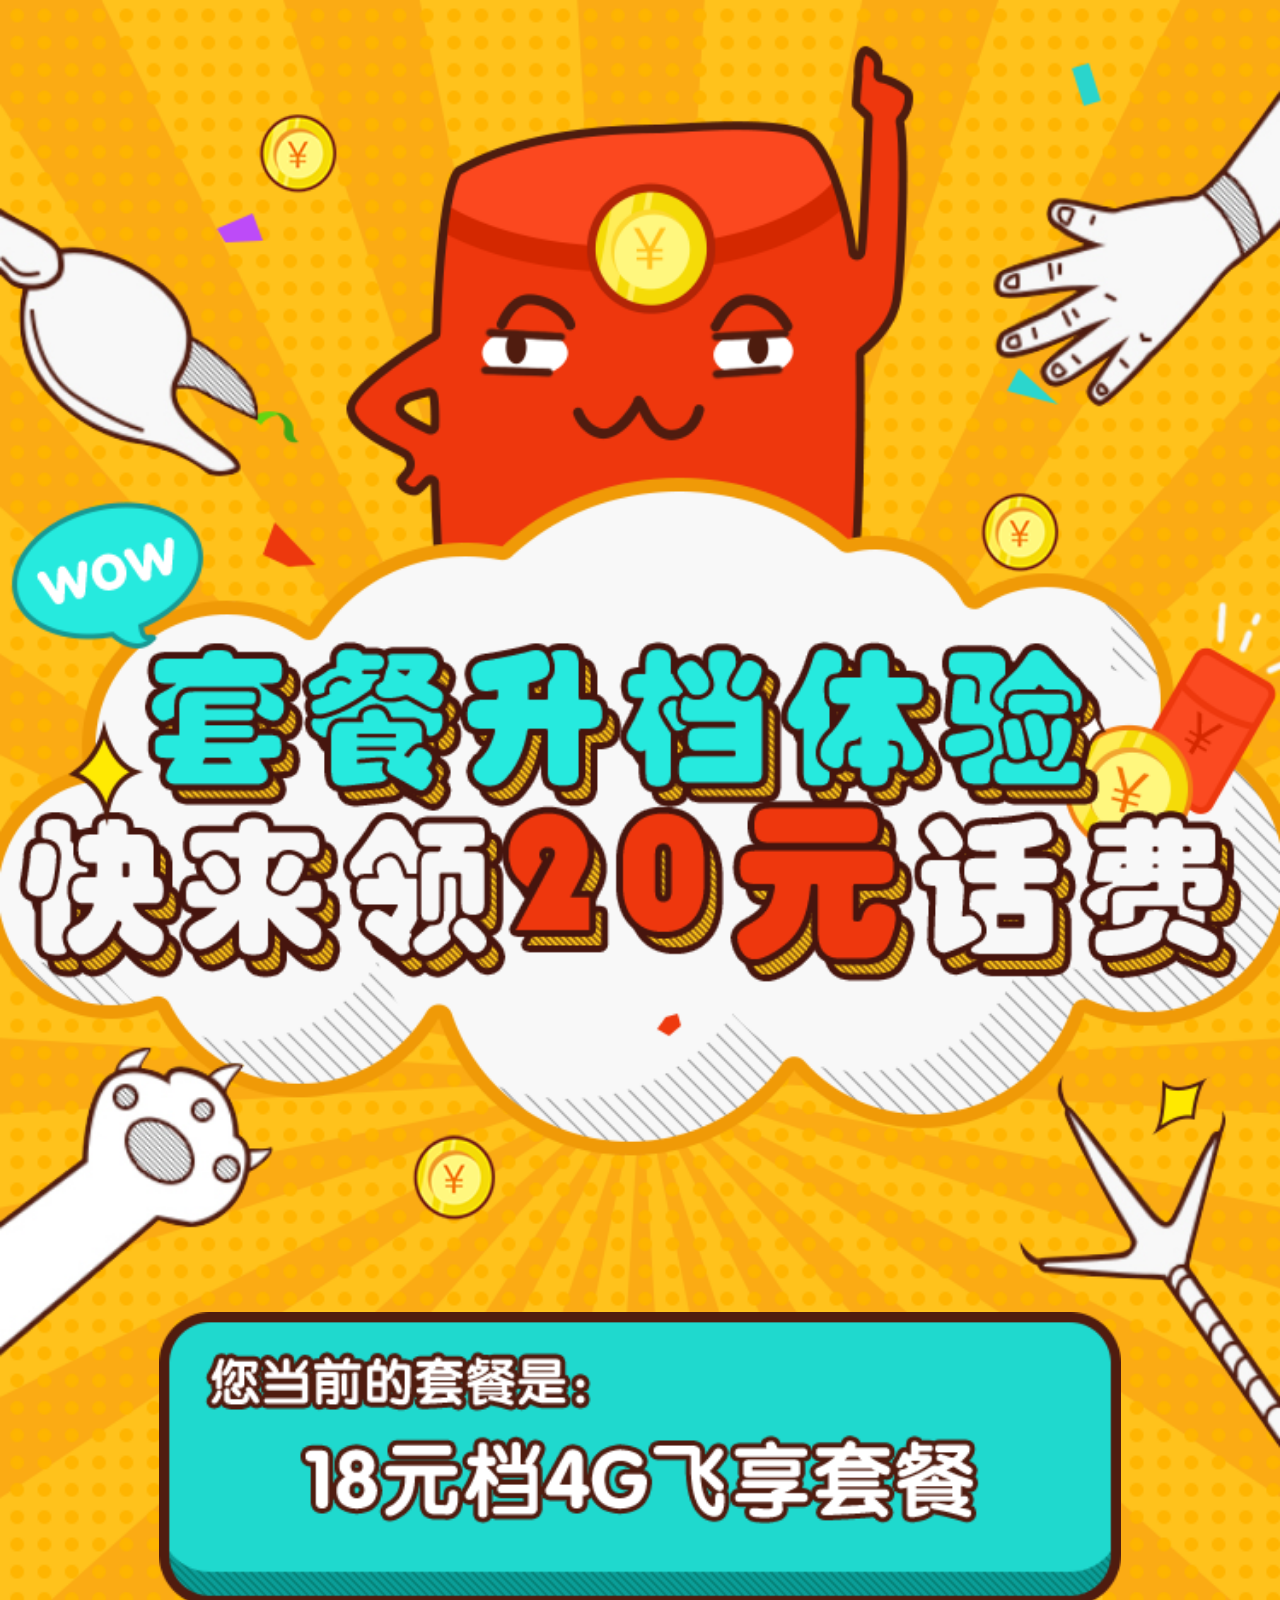
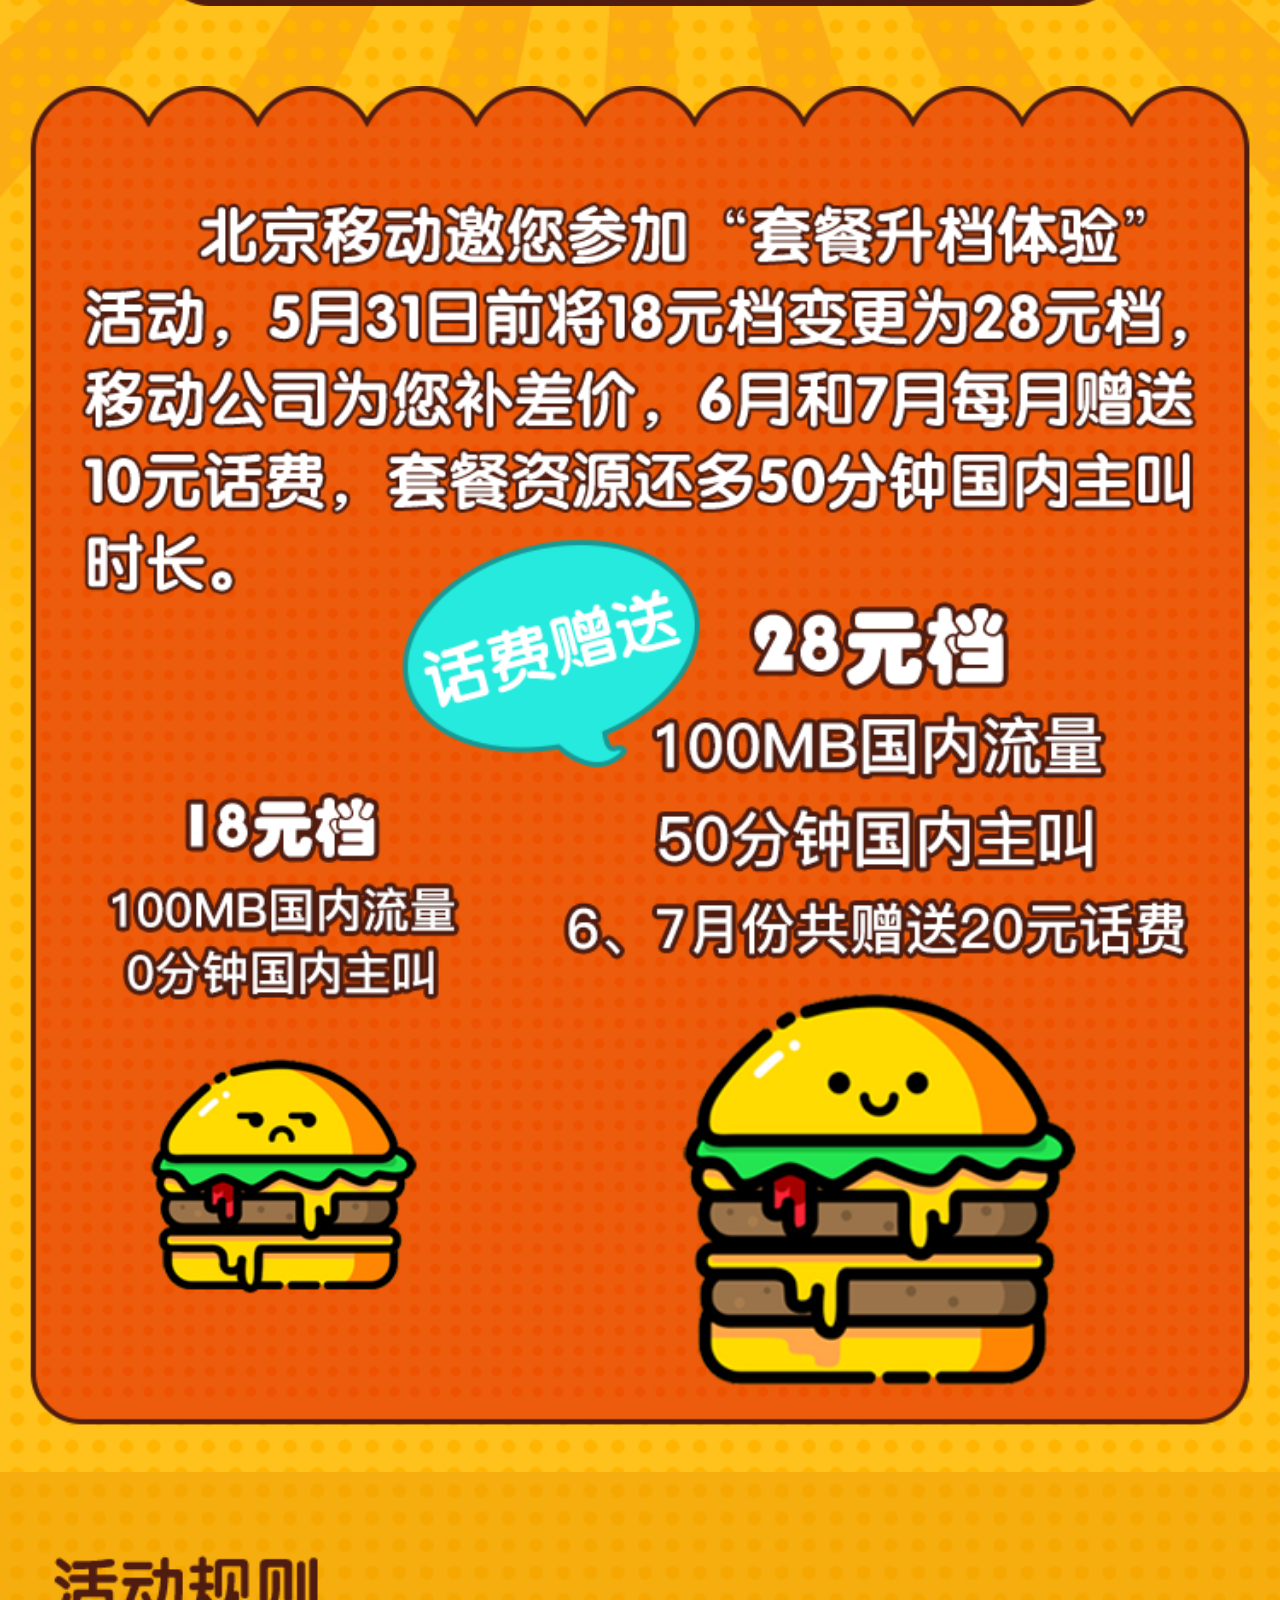
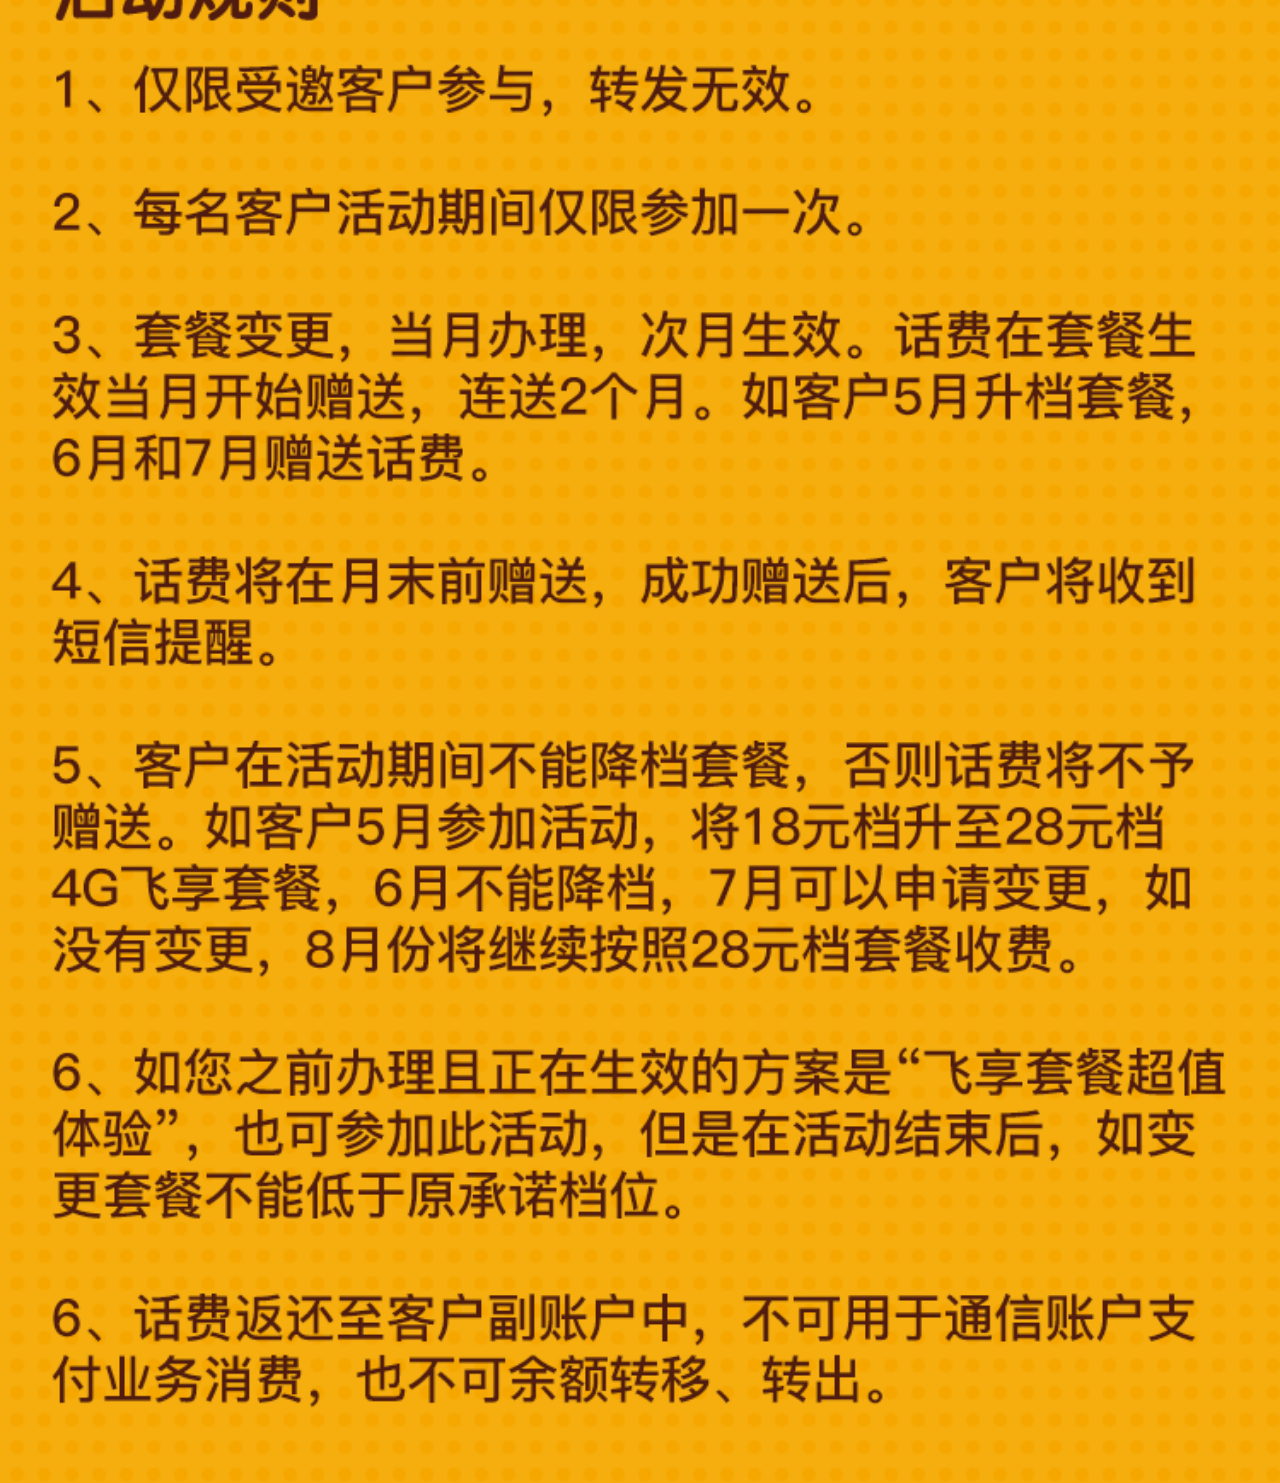
<file: index.html>
<!DOCTYPE html>
<html lang="en">
    <head>
        <meta charset="utf-8">
        <meta name="viewport" content="width=device-width, initial-scale=1, maximum-scale=1, user-scalable=no">
        <meta name="apple-mobile-web-app-capable" content="yes" />
        <meta name="apple-mobile-web-status-bar-style" content="block" />
        <meta name="fromat-detecition" content="telephone=no" />
        <link rel="stylesheet" type="text/css" href="css/reset.min.css">
        <link rel="stylesheet" type="text/css" href="css/index.css">
        <script src="js/jquery.min.js"></script>
        <title>飞享套餐</title>
    </head>
    <body>
        <div class="content_1">
            <div class="cont">
                <div class="text"></div>
            </div>
        </div>
        <div class="content_2"></div>
        <div class="content_3"></div>
        <script src="js/index.js"></script>
    </body>
</html>
</file>
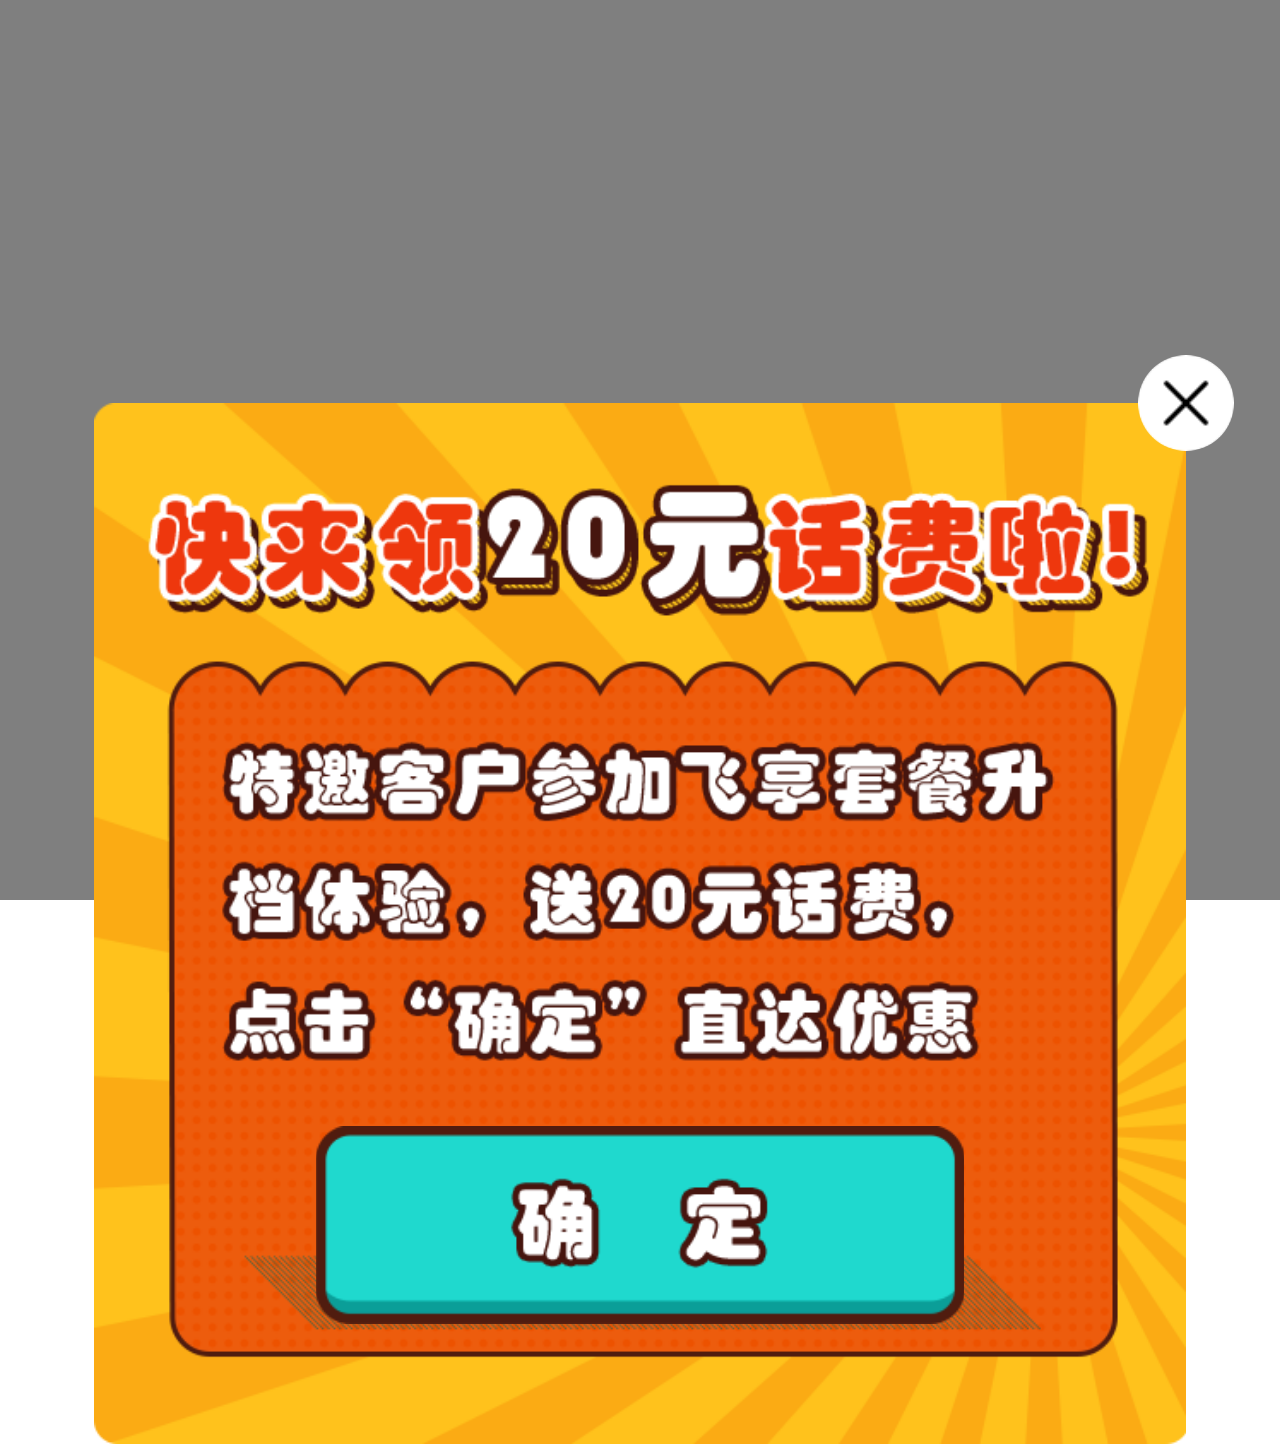
<file: pop.html>
<!DOCTYPE html>
<html lang="en">
    <head>
        <meta charset="utf-8">
        <meta name="viewport" content="width=device-width, initial-scale=1, maximum-scale=1, user-scalable=no">
        <meta name="apple-mobile-web-app-capable" content="yes" />
        <meta name="apple-mobile-web-status-bar-style" content="block" />
        <meta name="fromat-detecition" content="telephone=no" />
        <link rel="stylesheet" type="text/css" href="css/reset.min.css">
        <link rel="stylesheet" type="text/css" href="css/pop.css">
        <script src="js/jquery.min.js"></script>
        <title>飞享套餐</title>
    </head>
    <body>
        <div class="modal">
            <div class="content">
                <a class="enter" href="index.html"></a>
                <a class="close" href="javascript:;"></a>
            </div>
        </div>
        <div id="mask" class="mask"></div>
        <script src="js/pop.js"></script>
    </body>
</html>
</file>
<file: css/index.css>
html,body {
    height: 100%;
}
body {
    font-family: PingFangSC-Regular, sans-serif;
}
.content_1 {
    position: relative;
    top: 0;
    left: 0;
    height: 9.88rem;
    background: url("../images/content_01.png") no-repeat center top;
    background-size: 100%;
}
.content_2 {
    height: 8.12rem;
    background: url("../images/content_02.png") no-repeat center top;
    background-size: 100%;
}
.content_3 {
    height: 9.44rem;
    background: url("../images/content_03.png") no-repeat center top;
    background-size: 100%;
}
.cont {
    position: absolute;
    bottom: 0.47rem;
    left: 50%;
    margin-left: -2.82rem;
    width: 5.64rem;
    height: 1.72rem;
    background: url("../images/cont.png") no-repeat center top;
    background-size: 100%;
}
.cont .text {
    position: absolute;
    top: 0.7rem;
    left: 50%;
    margin-left: -2.01rem;
    width: 4.02rem;
    height: 0.56rem;
    /*background: url("../images/18feiyong.png") no-repeat center top;*/
    /*background-size: 100%;*/
}
</file>
<file: css/pop.css>
html,body {
    height: 100%;
}
body {
    font-family: PingFangSC-Regular, sans-serif;
}

/*遮罩层*/
.mask {       
    position: absolute;
    top: 0px;
    left: 0;
    width: 100%;
    height: 100%;
    background-color: rgba(0, 0, 0, .5);
    z-index: 1000;  
}
.modal {
    position: absolute;
    top: 2.36rem;
    left: 50%;
    margin-left: -3.2rem;
    width: 6.4rem;
    height: 6.1rem;
    background: url("../images/pop.png") no-repeat center;
    background-size: cover;
    z-index: 1001;
}
.enter {
    position: absolute;
    bottom: 0.7rem;
    left: 50%;
    width: 3.8rem;
    height: 1.16rem;
    margin-left: -1.9rem;
    background: url("../images/enter.png") no-repeat center;
    background-size: cover;
}
.close {
    position: absolute;
    top: -0.28rem;
    right: -0.28rem;
    width: 0.56rem;
    height: 0.56rem;
    background: url("../images/close.png") no-repeat center;
    background-size: cover;
    border-radius: 50%;
}
</file>
